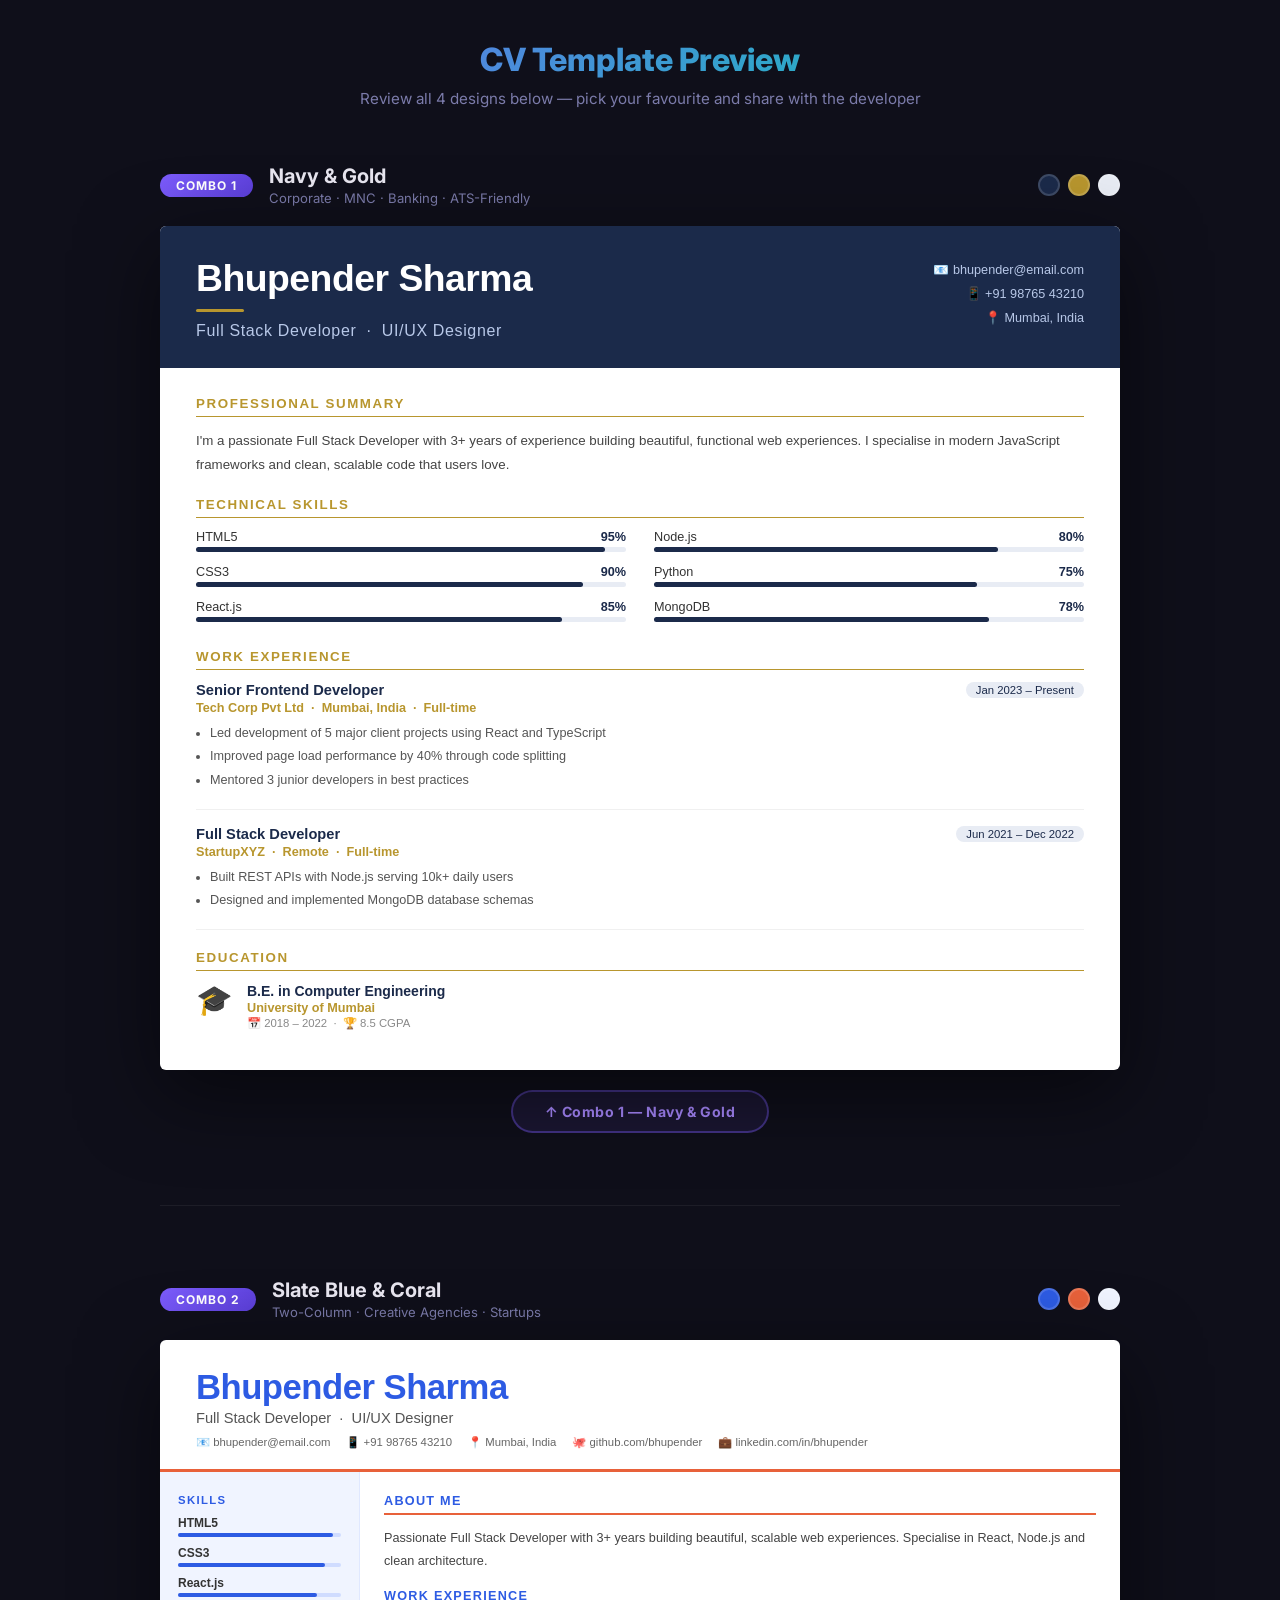
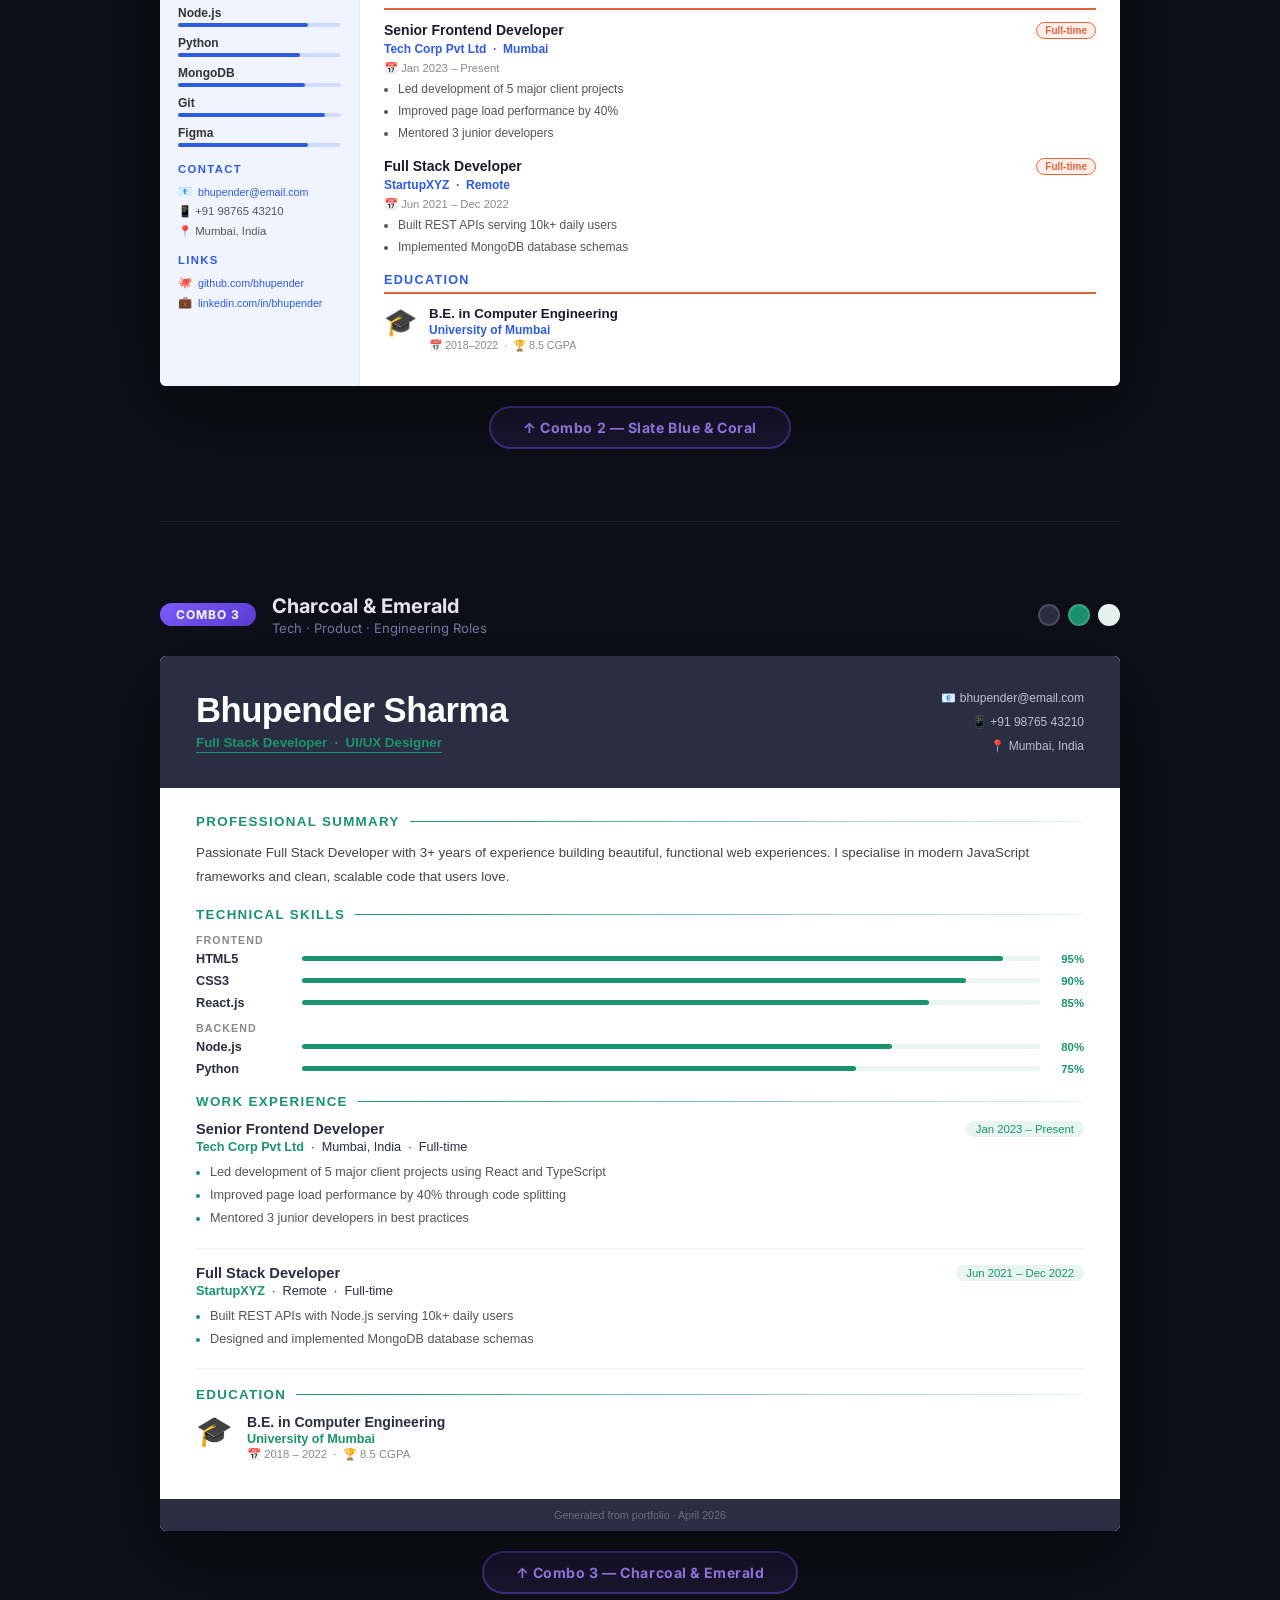
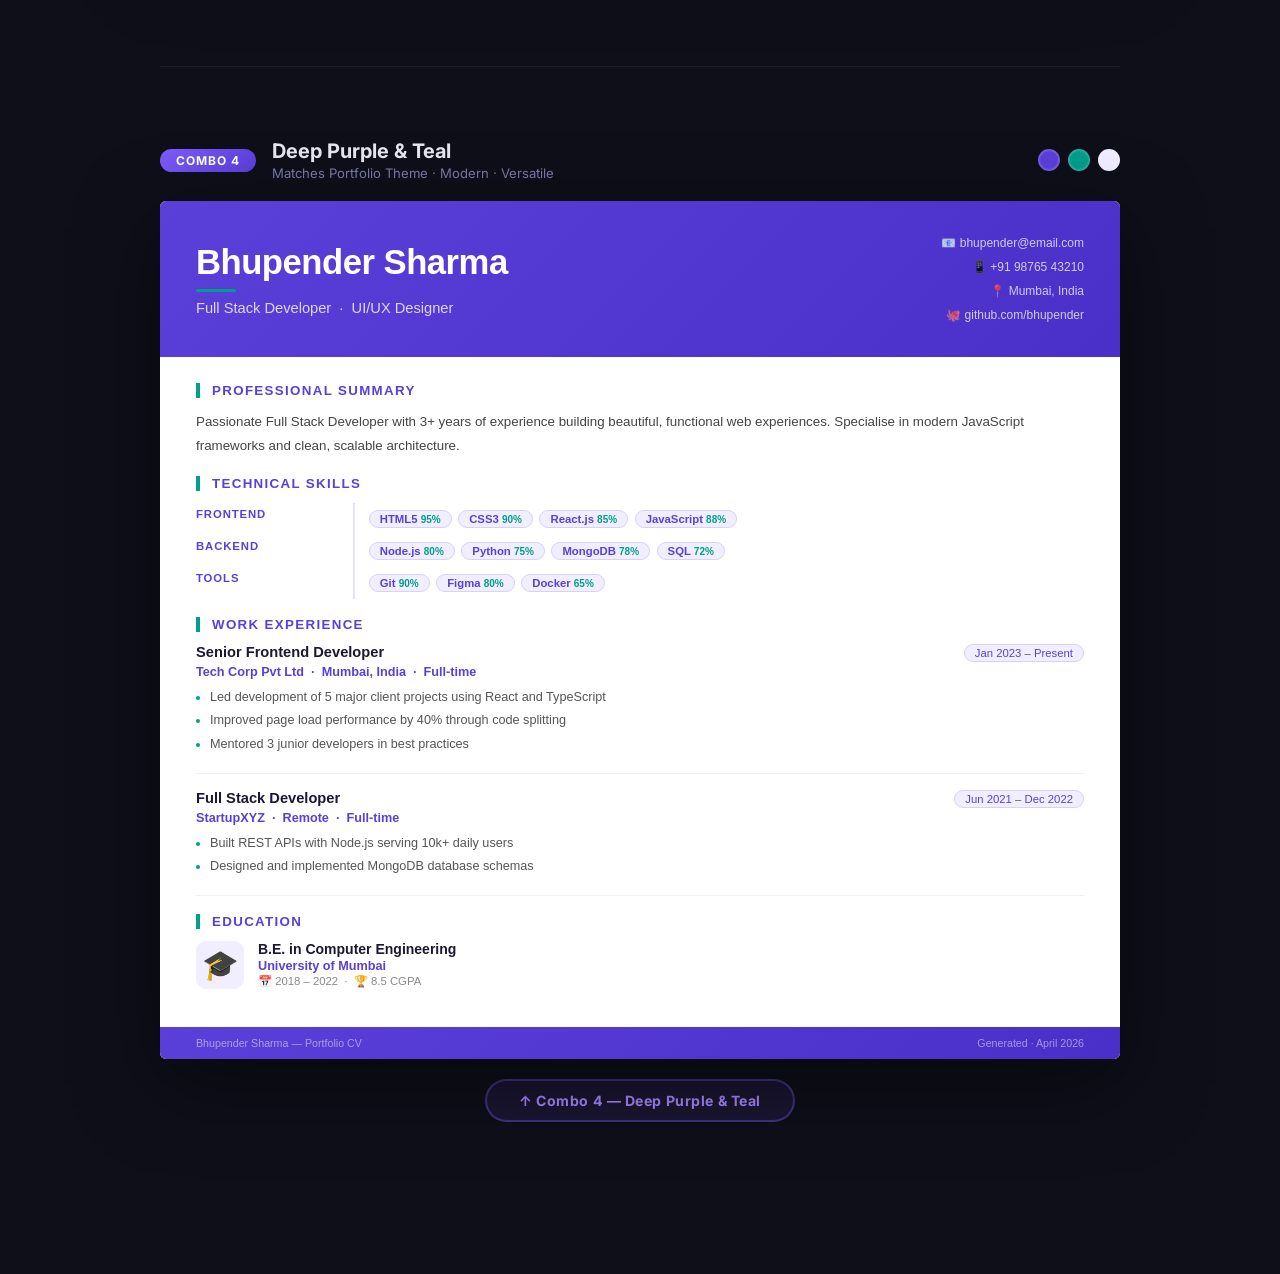
<file: cv-preview.html>
<!DOCTYPE html>
<html lang="en">
<head>
  <meta charset="UTF-8"/>
  <meta name="viewport" content="width=device-width, initial-scale=1.0"/>
  <title>CV Template Preview — Choose Your Design</title>
  <link href="https://fonts.googleapis.com/css2?family=Inter:wght@300;400;500;600;700;800&family=Calibri&display=swap" rel="stylesheet"/>
  <style>
    * { box-sizing: border-box; margin: 0; padding: 0; }
    body {
      font-family: 'Inter', sans-serif;
      background: #0F0F1A;
      color: #E8E6F0;
      padding: 40px 20px 80px;
    }

    /* ── PAGE HEADER ── */
    .page-header {
      text-align: center;
      margin-bottom: 56px;
    }
    .page-header h1 {
      font-size: 2rem;
      font-weight: 800;
      background: linear-gradient(135deg, #7C5CFC, #00D4AA);
      -webkit-background-clip: text;
      -webkit-text-fill-color: transparent;
      background-clip: text;
      margin-bottom: 10px;
    }
    .page-header p { color: #7B7BAA; font-size: 0.95rem; }

    /* ── COMBO WRAPPER ── */
    .combo-section {
      max-width: 960px;
      margin: 0 auto 72px;
    }
    .combo-label {
      display: flex;
      align-items: center;
      gap: 16px;
      margin-bottom: 20px;
    }
    .combo-tag {
      background: linear-gradient(135deg, #7C5CFC, #5B3FD9);
      color: white;
      font-size: 0.75rem;
      font-weight: 700;
      padding: 4px 16px;
      border-radius: 50px;
      letter-spacing: 0.08em;
      text-transform: uppercase;
    }
    .combo-title {
      font-size: 1.25rem;
      font-weight: 700;
      color: #E8E6F0;
    }
    .combo-subtitle { font-size: 0.82rem; color: #7B7BAA; margin-top: 2px; }
    .combo-colors {
      display: flex;
      gap: 8px;
      margin-left: auto;
      align-items: center;
    }
    .color-dot {
      width: 22px; height: 22px;
      border-radius: 50%;
      border: 2px solid rgba(255,255,255,0.15);
      display: inline-block;
      title: attr(title);
    }

    /* ── CV PAPER ── */
    .cv-paper {
      background: #FFFFFF;
      border-radius: 6px;
      overflow: hidden;
      box-shadow: 0 24px 80px rgba(0,0,0,0.5);
      font-family: 'Calibri', 'Segoe UI', Arial, sans-serif;
      color: #2C2C2C;
      position: relative;
    }


    /* ══════════════════════════════════════
       COMBO 1 — Navy & Gold
    ══════════════════════════════════════ */
    .c1-header {
      background: #1B2A4A;
      padding: 32px 36px 28px;
      color: white;
    }
    .c1-header-top {
      display: flex;
      justify-content: space-between;
      align-items: flex-start;
    }
    .c1-name {
      font-size: 28pt;
      font-weight: 700;
      color: #FFFFFF;
      letter-spacing: -0.5px;
      line-height: 1.1;
    }
    .c1-title {
      font-size: 12pt;
      color: #B8C8E8;
      margin-top: 5px;
      font-weight: 400;
      letter-spacing: 0.04em;
    }
    .c1-gold-line {
      width: 48px; height: 3px;
      background: #B8962E;
      margin: 10px 0;
      border-radius: 2px;
    }
    .c1-contact {
      text-align: right;
      font-size: 9.5pt;
      color: #B8C8E8;
      line-height: 1.9;
    }
    .c1-body { padding: 28px 36px; }
    .c1-section-title {
      font-size: 10pt;
      font-weight: 700;
      text-transform: uppercase;
      letter-spacing: 0.12em;
      color: #B8962E;
      border-bottom: 1.5px solid #B8962E;
      padding-bottom: 5px;
      margin: 20px 0 12px;
    }
    .c1-section-title:first-child { margin-top: 0; }
    .c1-bio { font-size: 10pt; color: #444; line-height: 1.8; }
    .c1-skill-row { margin-bottom: 7px; }
    .c1-skill-meta {
      display: flex;
      justify-content: space-between;
      font-size: 9.5pt;
      margin-bottom: 3px;
      color: #333;
    }
    .c1-skill-pct { color: #1B2A4A; font-weight: 600; }
    .c1-bar { height: 5px; background: #E8ECF4; border-radius: 3px; }
    .c1-bar-fill { height: 100%; background: #1B2A4A; border-radius: 3px; }
    .c1-exp-item { margin-bottom: 16px; padding-bottom: 16px; border-bottom: 1px solid #F0F0F0; }
    .c1-exp-item:last-child { border-bottom: none; margin-bottom: 0; }
    .c1-exp-header { display: flex; justify-content: space-between; align-items: flex-start; }
    .c1-role { font-size: 11pt; font-weight: 700; color: #1B2A4A; }
    .c1-duration {
      font-size: 8.5pt; color: #1B2A4A;
      background: #E8ECF4;
      padding: 2px 10px;
      border-radius: 20px;
      white-space: nowrap;
    }
    .c1-company { font-size: 9.5pt; color: #B8962E; font-weight: 600; margin: 3px 0 8px; }
    .c1-bullets { padding-left: 14px; }
    .c1-bullets li { font-size: 9.5pt; color: #555; margin-bottom: 3px; line-height: 1.6; }
    .c1-edu-item { display: flex; gap: 14px; margin-bottom: 12px; align-items: flex-start; }
    .c1-edu-icon { font-size: 22pt; }
    .c1-edu-degree { font-size: 10.5pt; font-weight: 700; color: #1B2A4A; }
    .c1-edu-inst { font-size: 9.5pt; color: #B8962E; font-weight: 600; margin: 2px 0; }
    .c1-edu-meta { font-size: 8.5pt; color: #888; }


    /* ══════════════════════════════════════
       COMBO 2 — Slate Blue & Coral (Two-Column)
    ══════════════════════════════════════ */
    .c2-header { padding: 28px 36px 20px; border-bottom: 3px solid #E8613A; }
    .c2-header-row { display: flex; justify-content: space-between; align-items: flex-end; }
    .c2-name { font-size: 26pt; font-weight: 800; color: #2D5BE3; letter-spacing: -0.5px; }
    .c2-title { font-size: 11pt; color: #555; margin-top: 3px; }
    .c2-contact-row {
      display: flex; gap: 16px; flex-wrap: wrap;
      font-size: 8.5pt; color: #666;
      margin-top: 10px;
    }
    .c2-contact-row span { display: flex; align-items: center; gap: 4px; }
    .c2-layout { display: flex; min-height: 400px; }
    .c2-sidebar {
      width: 200px;
      flex-shrink: 0;
      background: #F0F4FF;
      padding: 22px 18px;
      border-right: 1px solid #E0E8FF;
    }
    .c2-main { flex: 1; padding: 22px 24px; }
    .c2-sidebar-title {
      font-size: 8.5pt;
      font-weight: 800;
      text-transform: uppercase;
      letter-spacing: 0.12em;
      color: #2D5BE3;
      margin: 16px 0 10px;
    }
    .c2-sidebar-title:first-child { margin-top: 0; }
    .c2-skill-item { margin-bottom: 9px; }
    .c2-skill-name { font-size: 9pt; font-weight: 600; color: #333; margin-bottom: 3px; }
    .c2-skill-track { height: 4px; background: #D0DCFF; border-radius: 2px; }
    .c2-skill-fill { height: 100%; background: #2D5BE3; border-radius: 2px; }
    .c2-contact-item { font-size: 8.5pt; color: #555; margin-bottom: 7px; display: flex; align-items: center; gap: 6px; }
    .c2-contact-link { color: #2D5BE3; font-size: 8pt; word-break: break-all; }
    .c2-section-title {
      font-size: 9.5pt;
      font-weight: 800;
      text-transform: uppercase;
      letter-spacing: 0.1em;
      color: #2D5BE3;
      border-bottom: 2px solid #E8613A;
      padding-bottom: 5px;
      margin: 16px 0 12px;
    }
    .c2-section-title:first-child { margin-top: 0; }
    .c2-bio { font-size: 9.5pt; color: #444; line-height: 1.8; }
    .c2-exp-item { margin-bottom: 14px; }
    .c2-exp-top { display: flex; justify-content: space-between; align-items: flex-start; }
    .c2-role { font-size: 10.5pt; font-weight: 700; color: #1A1A2E; }
    .c2-badge {
      font-size: 7.5pt; font-weight: 700;
      background: #FFF0EB; color: #E8613A;
      border: 1px solid #E8613A;
      padding: 2px 8px; border-radius: 20px;
    }
    .c2-company { font-size: 9pt; color: #2D5BE3; font-weight: 600; margin: 3px 0 6px; }
    .c2-duration-sm { font-size: 8.5pt; color: #888; }
    .c2-bullets { padding-left: 14px; margin-top: 5px; }
    .c2-bullets li { font-size: 9pt; color: #555; margin-bottom: 3px; line-height: 1.6; }
    .c2-edu-item { display: flex; gap: 12px; margin-bottom: 12px; }
    .c2-edu-icon { font-size: 20pt; }
    .c2-edu-degree { font-size: 10pt; font-weight: 700; color: #1A1A2E; }
    .c2-edu-inst { font-size: 9pt; color: #2D5BE3; font-weight: 600; margin: 2px 0; }
    .c2-edu-meta { font-size: 8pt; color: #888; }


    /* ══════════════════════════════════════
       COMBO 3 — Charcoal & Emerald
    ══════════════════════════════════════ */
    .c3-header {
      background: #2B2D42;
      padding: 30px 36px;
      color: white;
    }
    .c3-header-inner { display: flex; justify-content: space-between; align-items: center; }
    .c3-name { font-size: 26pt; font-weight: 800; color: #FFFFFF; letter-spacing: -0.5px; }
    .c3-title {
      display: inline-block;
      font-size: 10pt;
      color: #1A936F;
      font-weight: 600;
      margin-top: 5px;
      border-bottom: 1.5px solid #1A936F;
      padding-bottom: 2px;
    }
    .c3-contact { text-align: right; font-size: 9pt; color: #B8C0D8; line-height: 2; }
    .c3-body { padding: 26px 36px; }
    .c3-section-line {
      display: flex;
      align-items: center;
      gap: 10px;
      margin: 18px 0 12px;
      font-size: 10pt;
      font-weight: 800;
      text-transform: uppercase;
      letter-spacing: 0.1em;
      color: #1A936F;
    }
    .c3-section-line:first-child { margin-top: 0; }
    .c3-section-line::after {
      content: '';
      flex: 1;
      height: 1.5px;
      background: linear-gradient(90deg, #1A936F, #E8F5F1);
      border-radius: 1px;
    }
    .c3-bio { font-size: 10pt; color: #444; line-height: 1.8; }
    .c3-skill-row {
      display: flex;
      align-items: center;
      gap: 10px;
      margin-bottom: 8px;
    }
    .c3-skill-name { font-size: 9.5pt; font-weight: 600; color: #2B2D42; width: 96px; flex-shrink: 0; }
    .c3-bar { flex: 1; height: 5px; background: #E8F5F1; border-radius: 3px; }
    .c3-bar-fill { height: 100%; background: #1A936F; border-radius: 3px; }
    .c3-pct { font-size: 8.5pt; color: #1A936F; font-weight: 700; width: 34px; text-align: right; }
    .c3-cat-label { font-size: 8pt; font-weight: 700; text-transform: uppercase; letter-spacing: 0.1em; color: #888; margin: 12px 0 6px; }
    .c3-exp-item { margin-bottom: 16px; padding-bottom: 16px; border-bottom: 1px solid #F0F0F0; }
    .c3-exp-item:last-child { border-bottom: none; margin-bottom: 0; }
    .c3-exp-header { display: flex; justify-content: space-between; align-items: flex-start; }
    .c3-role { font-size: 11pt; font-weight: 700; color: #2B2D42; }
    .c3-duration {
      font-size: 8.5pt; color: #1A936F;
      background: #E8F5F1;
      padding: 2px 10px;
      border-radius: 20px;
    }
    .c3-company { font-size: 9.5pt; color: #2B2D42; margin: 3px 0 8px; }
    .c3-company span { color: #1A936F; font-weight: 600; }
    .c3-bullets { padding-left: 14px; }
    .c3-bullets li { font-size: 9.5pt; color: #555; margin-bottom: 3px; line-height: 1.6; }
    .c3-bullets li::marker { color: #1A936F; }
    .c3-edu-item { display: flex; gap: 14px; margin-bottom: 12px; align-items: flex-start; }
    .c3-edu-icon { font-size: 22pt; }
    .c3-edu-degree { font-size: 10.5pt; font-weight: 700; color: #2B2D42; }
    .c3-edu-inst { font-size: 9.5pt; color: #1A936F; font-weight: 600; margin: 2px 0; }
    .c3-edu-meta { font-size: 8.5pt; color: #888; }
    .c3-footer {
      background: #2B2D42;
      padding: 10px 36px;
      text-align: center;
      font-size: 8pt;
      color: #6C6C80;
    }


    /* ══════════════════════════════════════
       COMBO 4 — Deep Purple & Teal
    ══════════════════════════════════════ */
    .c4-header {
      background: linear-gradient(135deg, #5B3FD9 0%, #4A2FC8 100%);
      padding: 30px 36px;
      color: white;
    }
    .c4-header-inner { display: flex; justify-content: space-between; align-items: center; }
    .c4-name { font-size: 26pt; font-weight: 800; color: #FFFFFF; letter-spacing: -0.5px; line-height: 1.1; }
    .c4-divider { width: 40px; height: 3px; background: #009E8C; margin: 8px 0; border-radius: 2px; }
    .c4-title { font-size: 11pt; color: rgba(255,255,255,0.8); font-weight: 400; }
    .c4-contact { text-align: right; font-size: 9pt; color: rgba(255,255,255,0.75); line-height: 2; }
    .c4-body { padding: 26px 36px; }
    .c4-section-title {
      font-size: 10pt;
      font-weight: 800;
      text-transform: uppercase;
      letter-spacing: 0.1em;
      color: #5B3FD9;
      padding-left: 12px;
      border-left: 4px solid #009E8C;
      margin: 18px 0 12px;
    }
    .c4-section-title:first-child { margin-top: 0; }
    .c4-bio { font-size: 10pt; color: #444; line-height: 1.8; }
    .c4-skills-table { width: 100%; border-collapse: collapse; }
    .c4-skills-table td { padding: 5px 8px 5px 0; vertical-align: top; }
    .c4-skill-cat {
      font-size: 8.5pt; font-weight: 800;
      text-transform: uppercase;
      letter-spacing: 0.08em;
      color: #5B3FD9;
      white-space: nowrap;
      padding-right: 14px !important;
      border-right: 2px solid #E4E0FF;
      border-bottom: none !important;
    }
    .c4-skill-items { font-size: 9.5pt; color: #333; padding-left: 14px !important; }
    .c4-skill-item-pill {
      display: inline-block;
      background: #F0EEFF;
      border: 1px solid #D8D0FF;
      color: #5B3FD9;
      padding: 2px 10px;
      border-radius: 20px;
      font-size: 8.5pt;
      font-weight: 600;
      margin: 2px 3px 2px 0;
    }
    .c4-skill-pct { font-size: 7.5pt; color: #009E8C; font-weight: 700; }
    .c4-exp-item { margin-bottom: 16px; padding-bottom: 16px; border-bottom: 1px solid #F0EEFF; }
    .c4-exp-item:last-child { border-bottom: none; margin-bottom: 0; }
    .c4-exp-header { display: flex; justify-content: space-between; align-items: flex-start; }
    .c4-role { font-size: 11pt; font-weight: 700; color: #1A1832; }
    .c4-duration {
      font-size: 8.5pt;
      background: #F0EEFF;
      color: #5B3FD9;
      border: 1px solid #D8D0FF;
      padding: 2px 10px;
      border-radius: 20px;
    }
    .c4-company { font-size: 9.5pt; color: #5B3FD9; font-weight: 600; margin: 3px 0 8px; }
    .c4-bullets { padding-left: 14px; }
    .c4-bullets li { font-size: 9.5pt; color: #555; margin-bottom: 3px; line-height: 1.6; }
    .c4-bullets li::marker { color: #009E8C; }
    .c4-edu-item { display: flex; gap: 14px; margin-bottom: 12px; align-items: flex-start; }
    .c4-edu-icon {
      font-size: 22pt;
      background: #F0EEFF;
      width: 48px; height: 48px;
      border-radius: 10px;
      display: flex; align-items: center; justify-content: center;
      flex-shrink: 0;
    }
    .c4-edu-degree { font-size: 10.5pt; font-weight: 700; color: #1A1832; }
    .c4-edu-inst { font-size: 9.5pt; color: #5B3FD9; font-weight: 600; margin: 2px 0; }
    .c4-edu-meta { font-size: 8.5pt; color: #888; }
    .c4-footer {
      background: linear-gradient(135deg, #5B3FD9, #4A2FC8);
      padding: 10px 36px;
      display: flex;
      justify-content: space-between;
      align-items: center;
    }
    .c4-footer span { font-size: 8pt; color: rgba(255,255,255,0.5); }

    /* ── CHOOSE BUTTON ── */
    .choose-bar {
      display: flex;
      justify-content: center;
      margin-top: 20px;
    }
    .choose-btn {
      padding: 11px 32px;
      border-radius: 50px;
      border: 2px solid rgba(124,92,252,0.4);
      background: rgba(124,92,252,0.1);
      color: #A888FF;
      font-size: 0.88rem;
      font-weight: 700;
      cursor: default;
      letter-spacing: 0.04em;
    }

    /* ── DIVIDER ── */
    .combo-divider {
      max-width: 960px;
      margin: 0 auto 72px;
      border: none;
      border-top: 1px solid rgba(255,255,255,0.06);
    }
  </style>
</head>
<body>

<!-- PAGE HEADER -->
<div class="page-header">
  <h1>CV Template Preview</h1>
  <p>Review all 4 designs below — pick your favourite and share with the developer</p>
</div>


<!-- ══════════════════════════════════════════
     COMBO 1 — Navy & Gold
══════════════════════════════════════════ -->
<div class="combo-section">
  <div class="combo-label">
    <span class="combo-tag">Combo 1</span>
    <div>
      <div class="combo-title">Navy &amp; Gold</div>
      <div class="combo-subtitle">Corporate · MNC · Banking · ATS-Friendly</div>
    </div>
    <div class="combo-colors">
      <span class="color-dot" style="background:#1B2A4A" title="Navy #1B2A4A"></span>
      <span class="color-dot" style="background:#B8962E" title="Gold #B8962E"></span>
      <span class="color-dot" style="background:#E8ECF4" title="Light Blue #E8ECF4"></span>
    </div>
  </div>

  <div class="cv-paper">
    <!-- Header -->
    <div class="c1-header">
      <div class="c1-header-top">
        <div>
          <div class="c1-name">Bhupender Sharma</div>
          <div class="c1-gold-line"></div>
          <div class="c1-title">Full Stack Developer &nbsp;·&nbsp; UI/UX Designer</div>
        </div>
        <div class="c1-contact">
          📧 bhupender@email.com<br/>
          📱 +91 98765 43210<br/>
          📍 Mumbai, India
        </div>
      </div>
    </div>

    <div class="c1-body">
      <!-- About -->
      <div class="c1-section-title">Professional Summary</div>
      <p class="c1-bio">I'm a passionate Full Stack Developer with 3+ years of experience building beautiful, functional web experiences. I specialise in modern JavaScript frameworks and clean, scalable code that users love.</p>

      <!-- Skills -->
      <div class="c1-section-title">Technical Skills</div>
      <div style="display:grid;grid-template-columns:1fr 1fr;gap:6px 28px;">
        <div class="c1-skill-row"><div class="c1-skill-meta"><span>HTML5</span><span class="c1-skill-pct">95%</span></div><div class="c1-bar"><div class="c1-bar-fill" style="width:95%"></div></div></div>
        <div class="c1-skill-row"><div class="c1-skill-meta"><span>Node.js</span><span class="c1-skill-pct">80%</span></div><div class="c1-bar"><div class="c1-bar-fill" style="width:80%"></div></div></div>
        <div class="c1-skill-row"><div class="c1-skill-meta"><span>CSS3</span><span class="c1-skill-pct">90%</span></div><div class="c1-bar"><div class="c1-bar-fill" style="width:90%"></div></div></div>
        <div class="c1-skill-row"><div class="c1-skill-meta"><span>Python</span><span class="c1-skill-pct">75%</span></div><div class="c1-bar"><div class="c1-bar-fill" style="width:75%"></div></div></div>
        <div class="c1-skill-row"><div class="c1-skill-meta"><span>React.js</span><span class="c1-skill-pct">85%</span></div><div class="c1-bar"><div class="c1-bar-fill" style="width:85%"></div></div></div>
        <div class="c1-skill-row"><div class="c1-skill-meta"><span>MongoDB</span><span class="c1-skill-pct">78%</span></div><div class="c1-bar"><div class="c1-bar-fill" style="width:78%"></div></div></div>
      </div>

      <!-- Experience -->
      <div class="c1-section-title">Work Experience</div>
      <div class="c1-exp-item">
        <div class="c1-exp-header">
          <div class="c1-role">Senior Frontend Developer</div>
          <div class="c1-duration">Jan 2023 – Present</div>
        </div>
        <div class="c1-company">Tech Corp Pvt Ltd &nbsp;·&nbsp; Mumbai, India &nbsp;·&nbsp; Full-time</div>
        <ul class="c1-bullets">
          <li>Led development of 5 major client projects using React and TypeScript</li>
          <li>Improved page load performance by 40% through code splitting</li>
          <li>Mentored 3 junior developers in best practices</li>
        </ul>
      </div>
      <div class="c1-exp-item">
        <div class="c1-exp-header">
          <div class="c1-role">Full Stack Developer</div>
          <div class="c1-duration">Jun 2021 – Dec 2022</div>
        </div>
        <div class="c1-company">StartupXYZ &nbsp;·&nbsp; Remote &nbsp;·&nbsp; Full-time</div>
        <ul class="c1-bullets">
          <li>Built REST APIs with Node.js serving 10k+ daily users</li>
          <li>Designed and implemented MongoDB database schemas</li>
        </ul>
      </div>

      <!-- Education -->
      <div class="c1-section-title">Education</div>
      <div class="c1-edu-item">
        <div class="c1-edu-icon">🎓</div>
        <div>
          <div class="c1-edu-degree">B.E. in Computer Engineering</div>
          <div class="c1-edu-inst">University of Mumbai</div>
          <div class="c1-edu-meta">📅 2018 – 2022 &nbsp;·&nbsp; 🏆 8.5 CGPA</div>
        </div>
      </div>
    </div>
  </div>
  <div class="choose-bar"><div class="choose-btn">↑ Combo 1 — Navy &amp; Gold</div></div>
</div>

<hr class="combo-divider"/>


<!-- ══════════════════════════════════════════
     COMBO 2 — Slate Blue & Coral (Two-Column)
══════════════════════════════════════════ -->
<div class="combo-section">
  <div class="combo-label">
    <span class="combo-tag">Combo 2</span>
    <div>
      <div class="combo-title">Slate Blue &amp; Coral</div>
      <div class="combo-subtitle">Two-Column · Creative Agencies · Startups</div>
    </div>
    <div class="combo-colors">
      <span class="color-dot" style="background:#2D5BE3" title="Slate Blue #2D5BE3"></span>
      <span class="color-dot" style="background:#E8613A" title="Coral #E8613A"></span>
      <span class="color-dot" style="background:#F0F4FF" title="Light Blue #F0F4FF"></span>
    </div>
  </div>

  <div class="cv-paper">
    <!-- Header -->
    <div class="c2-header">
      <div class="c2-header-row">
        <div>
          <div class="c2-name">Bhupender Sharma</div>
          <div class="c2-title">Full Stack Developer &nbsp;·&nbsp; UI/UX Designer</div>
        </div>
      </div>
      <div class="c2-contact-row">
        <span>📧 bhupender@email.com</span>
        <span>📱 +91 98765 43210</span>
        <span>📍 Mumbai, India</span>
        <span>🐙 github.com/bhupender</span>
        <span>💼 linkedin.com/in/bhupender</span>
      </div>
    </div>

    <!-- Two-column layout -->
    <div class="c2-layout">
      <!-- Sidebar -->
      <div class="c2-sidebar">
        <div class="c2-sidebar-title">Skills</div>
        <div class="c2-skill-item"><div class="c2-skill-name">HTML5</div><div class="c2-skill-track"><div class="c2-skill-fill" style="width:95%"></div></div></div>
        <div class="c2-skill-item"><div class="c2-skill-name">CSS3</div><div class="c2-skill-track"><div class="c2-skill-fill" style="width:90%"></div></div></div>
        <div class="c2-skill-item"><div class="c2-skill-name">React.js</div><div class="c2-skill-track"><div class="c2-skill-fill" style="width:85%"></div></div></div>
        <div class="c2-skill-item"><div class="c2-skill-name">Node.js</div><div class="c2-skill-track"><div class="c2-skill-fill" style="width:80%"></div></div></div>
        <div class="c2-skill-item"><div class="c2-skill-name">Python</div><div class="c2-skill-track"><div class="c2-skill-fill" style="width:75%"></div></div></div>
        <div class="c2-skill-item"><div class="c2-skill-name">MongoDB</div><div class="c2-skill-track"><div class="c2-skill-fill" style="width:78%"></div></div></div>
        <div class="c2-skill-item"><div class="c2-skill-name">Git</div><div class="c2-skill-track"><div class="c2-skill-fill" style="width:90%"></div></div></div>
        <div class="c2-skill-item"><div class="c2-skill-name">Figma</div><div class="c2-skill-track"><div class="c2-skill-fill" style="width:80%"></div></div></div>

        <div class="c2-sidebar-title">Contact</div>
        <div class="c2-contact-item">📧 <span class="c2-contact-link">bhupender@email.com</span></div>
        <div class="c2-contact-item">📱 +91 98765 43210</div>
        <div class="c2-contact-item">📍 Mumbai, India</div>

        <div class="c2-sidebar-title">Links</div>
        <div class="c2-contact-item">🐙 <span class="c2-contact-link">github.com/bhupender</span></div>
        <div class="c2-contact-item">💼 <span class="c2-contact-link">linkedin.com/in/bhupender</span></div>
      </div>

      <!-- Main -->
      <div class="c2-main">
        <div class="c2-section-title">About Me</div>
        <p class="c2-bio">Passionate Full Stack Developer with 3+ years building beautiful, scalable web experiences. Specialise in React, Node.js and clean architecture.</p>

        <div class="c2-section-title">Work Experience</div>
        <div class="c2-exp-item">
          <div class="c2-exp-top">
            <div class="c2-role">Senior Frontend Developer</div>
            <div class="c2-badge">Full-time</div>
          </div>
          <div class="c2-company">Tech Corp Pvt Ltd &nbsp;·&nbsp; Mumbai</div>
          <div class="c2-duration-sm">📅 Jan 2023 – Present</div>
          <ul class="c2-bullets">
            <li>Led development of 5 major client projects</li>
            <li>Improved page load performance by 40%</li>
            <li>Mentored 3 junior developers</li>
          </ul>
        </div>
        <div class="c2-exp-item">
          <div class="c2-exp-top">
            <div class="c2-role">Full Stack Developer</div>
            <div class="c2-badge">Full-time</div>
          </div>
          <div class="c2-company">StartupXYZ &nbsp;·&nbsp; Remote</div>
          <div class="c2-duration-sm">📅 Jun 2021 – Dec 2022</div>
          <ul class="c2-bullets">
            <li>Built REST APIs serving 10k+ daily users</li>
            <li>Implemented MongoDB database schemas</li>
          </ul>
        </div>

        <div class="c2-section-title">Education</div>
        <div class="c2-edu-item">
          <div class="c2-edu-icon">🎓</div>
          <div>
            <div class="c2-edu-degree">B.E. in Computer Engineering</div>
            <div class="c2-edu-inst">University of Mumbai</div>
            <div class="c2-edu-meta">📅 2018–2022 &nbsp;·&nbsp; 🏆 8.5 CGPA</div>
          </div>
        </div>
      </div>
    </div>
  </div>
  <div class="choose-bar"><div class="choose-btn">↑ Combo 2 — Slate Blue &amp; Coral</div></div>
</div>

<hr class="combo-divider"/>


<!-- ══════════════════════════════════════════
     COMBO 3 — Charcoal & Emerald
══════════════════════════════════════════ -->
<div class="combo-section">
  <div class="combo-label">
    <span class="combo-tag">Combo 3</span>
    <div>
      <div class="combo-title">Charcoal &amp; Emerald</div>
      <div class="combo-subtitle">Tech · Product · Engineering Roles</div>
    </div>
    <div class="combo-colors">
      <span class="color-dot" style="background:#2B2D42" title="Charcoal #2B2D42"></span>
      <span class="color-dot" style="background:#1A936F" title="Emerald #1A936F"></span>
      <span class="color-dot" style="background:#E8F5F1" title="Mint BG #E8F5F1"></span>
    </div>
  </div>

  <div class="cv-paper">
    <div class="c3-header">
      <div class="c3-header-inner">
        <div>
          <div class="c3-name">Bhupender Sharma</div>
          <div class="c3-title">Full Stack Developer &nbsp;·&nbsp; UI/UX Designer</div>
        </div>
        <div class="c3-contact">
          📧 bhupender@email.com<br/>
          📱 +91 98765 43210<br/>
          📍 Mumbai, India
        </div>
      </div>
    </div>

    <div class="c3-body">
      <div class="c3-section-line">Professional Summary</div>
      <p class="c3-bio">Passionate Full Stack Developer with 3+ years of experience building beautiful, functional web experiences. I specialise in modern JavaScript frameworks and clean, scalable code that users love.</p>

      <div class="c3-section-line">Technical Skills</div>
      <div class="c3-cat-label">Frontend</div>
      <div class="c3-skill-row"><div class="c3-skill-name">HTML5</div><div class="c3-bar"><div class="c3-bar-fill" style="width:95%"></div></div><div class="c3-pct">95%</div></div>
      <div class="c3-skill-row"><div class="c3-skill-name">CSS3</div><div class="c3-bar"><div class="c3-bar-fill" style="width:90%"></div></div><div class="c3-pct">90%</div></div>
      <div class="c3-skill-row"><div class="c3-skill-name">React.js</div><div class="c3-bar"><div class="c3-bar-fill" style="width:85%"></div></div><div class="c3-pct">85%</div></div>
      <div class="c3-cat-label">Backend</div>
      <div class="c3-skill-row"><div class="c3-skill-name">Node.js</div><div class="c3-bar"><div class="c3-bar-fill" style="width:80%"></div></div><div class="c3-pct">80%</div></div>
      <div class="c3-skill-row"><div class="c3-skill-name">Python</div><div class="c3-bar"><div class="c3-bar-fill" style="width:75%"></div></div><div class="c3-pct">75%</div></div>

      <div class="c3-section-line">Work Experience</div>
      <div class="c3-exp-item">
        <div class="c3-exp-header">
          <div class="c3-role">Senior Frontend Developer</div>
          <div class="c3-duration">Jan 2023 – Present</div>
        </div>
        <div class="c3-company"><span>Tech Corp Pvt Ltd</span> &nbsp;·&nbsp; Mumbai, India &nbsp;·&nbsp; Full-time</div>
        <ul class="c3-bullets">
          <li>Led development of 5 major client projects using React and TypeScript</li>
          <li>Improved page load performance by 40% through code splitting</li>
          <li>Mentored 3 junior developers in best practices</li>
        </ul>
      </div>
      <div class="c3-exp-item">
        <div class="c3-exp-header">
          <div class="c3-role">Full Stack Developer</div>
          <div class="c3-duration">Jun 2021 – Dec 2022</div>
        </div>
        <div class="c3-company"><span>StartupXYZ</span> &nbsp;·&nbsp; Remote &nbsp;·&nbsp; Full-time</div>
        <ul class="c3-bullets">
          <li>Built REST APIs with Node.js serving 10k+ daily users</li>
          <li>Designed and implemented MongoDB database schemas</li>
        </ul>
      </div>

      <div class="c3-section-line">Education</div>
      <div class="c3-edu-item">
        <div class="c3-edu-icon">🎓</div>
        <div>
          <div class="c3-edu-degree">B.E. in Computer Engineering</div>
          <div class="c3-edu-inst">University of Mumbai</div>
          <div class="c3-edu-meta">📅 2018 – 2022 &nbsp;·&nbsp; 🏆 8.5 CGPA</div>
        </div>
      </div>
    </div>
    <div class="c3-footer">Generated from portfolio · April 2026</div>
  </div>
  <div class="choose-bar"><div class="choose-btn">↑ Combo 3 — Charcoal &amp; Emerald</div></div>
</div>

<hr class="combo-divider"/>


<!-- ══════════════════════════════════════════
     COMBO 4 — Deep Purple & Teal
══════════════════════════════════════════ -->
<div class="combo-section">
  <div class="combo-label">
    <span class="combo-tag">Combo 4</span>
    <div>
      <div class="combo-title">Deep Purple &amp; Teal</div>
      <div class="combo-subtitle">Matches Portfolio Theme · Modern · Versatile</div>
    </div>
    <div class="combo-colors">
      <span class="color-dot" style="background:#5B3FD9" title="Deep Purple #5B3FD9"></span>
      <span class="color-dot" style="background:#009E8C" title="Teal #009E8C"></span>
      <span class="color-dot" style="background:#F0EEFF" title="Lavender #F0EEFF"></span>
    </div>
  </div>

  <div class="cv-paper">
    <div class="c4-header">
      <div class="c4-header-inner">
        <div>
          <div class="c4-name">Bhupender Sharma</div>
          <div class="c4-divider"></div>
          <div class="c4-title">Full Stack Developer &nbsp;·&nbsp; UI/UX Designer</div>
        </div>
        <div class="c4-contact">
          📧 bhupender@email.com<br/>
          📱 +91 98765 43210<br/>
          📍 Mumbai, India<br/>
          🐙 github.com/bhupender
        </div>
      </div>
    </div>

    <div class="c4-body">
      <div class="c4-section-title">Professional Summary</div>
      <p class="c4-bio">Passionate Full Stack Developer with 3+ years of experience building beautiful, functional web experiences. Specialise in modern JavaScript frameworks and clean, scalable architecture.</p>

      <div class="c4-section-title">Technical Skills</div>
      <table class="c4-skills-table">
        <tr>
          <td class="c4-skill-cat">Frontend</td>
          <td class="c4-skill-items">
            <span class="c4-skill-item-pill">HTML5 <span class="c4-skill-pct">95%</span></span>
            <span class="c4-skill-item-pill">CSS3 <span class="c4-skill-pct">90%</span></span>
            <span class="c4-skill-item-pill">React.js <span class="c4-skill-pct">85%</span></span>
            <span class="c4-skill-item-pill">JavaScript <span class="c4-skill-pct">88%</span></span>
          </td>
        </tr>
        <tr>
          <td class="c4-skill-cat">Backend</td>
          <td class="c4-skill-items">
            <span class="c4-skill-item-pill">Node.js <span class="c4-skill-pct">80%</span></span>
            <span class="c4-skill-item-pill">Python <span class="c4-skill-pct">75%</span></span>
            <span class="c4-skill-item-pill">MongoDB <span class="c4-skill-pct">78%</span></span>
            <span class="c4-skill-item-pill">SQL <span class="c4-skill-pct">72%</span></span>
          </td>
        </tr>
        <tr>
          <td class="c4-skill-cat">Tools</td>
          <td class="c4-skill-items">
            <span class="c4-skill-item-pill">Git <span class="c4-skill-pct">90%</span></span>
            <span class="c4-skill-item-pill">Figma <span class="c4-skill-pct">80%</span></span>
            <span class="c4-skill-item-pill">Docker <span class="c4-skill-pct">65%</span></span>
          </td>
        </tr>
      </table>

      <div class="c4-section-title">Work Experience</div>
      <div class="c4-exp-item">
        <div class="c4-exp-header">
          <div class="c4-role">Senior Frontend Developer</div>
          <div class="c4-duration">Jan 2023 – Present</div>
        </div>
        <div class="c4-company">Tech Corp Pvt Ltd &nbsp;·&nbsp; Mumbai, India &nbsp;·&nbsp; Full-time</div>
        <ul class="c4-bullets">
          <li>Led development of 5 major client projects using React and TypeScript</li>
          <li>Improved page load performance by 40% through code splitting</li>
          <li>Mentored 3 junior developers in best practices</li>
        </ul>
      </div>
      <div class="c4-exp-item">
        <div class="c4-exp-header">
          <div class="c4-role">Full Stack Developer</div>
          <div class="c4-duration">Jun 2021 – Dec 2022</div>
        </div>
        <div class="c4-company">StartupXYZ &nbsp;·&nbsp; Remote &nbsp;·&nbsp; Full-time</div>
        <ul class="c4-bullets">
          <li>Built REST APIs with Node.js serving 10k+ daily users</li>
          <li>Designed and implemented MongoDB database schemas</li>
        </ul>
      </div>

      <div class="c4-section-title">Education</div>
      <div class="c4-edu-item">
        <div class="c4-edu-icon">🎓</div>
        <div>
          <div class="c4-edu-degree">B.E. in Computer Engineering</div>
          <div class="c4-edu-inst">University of Mumbai</div>
          <div class="c4-edu-meta">📅 2018 – 2022 &nbsp;·&nbsp; 🏆 8.5 CGPA</div>
        </div>
      </div>
    </div>

    <div class="c4-footer">
      <span>Bhupender Sharma — Portfolio CV</span>
      <span>Generated · April 2026</span>
    </div>
  </div>
  <div class="choose-bar"><div class="choose-btn">↑ Combo 4 — Deep Purple &amp; Teal</div></div>
</div>

</body>
</html>
</file>
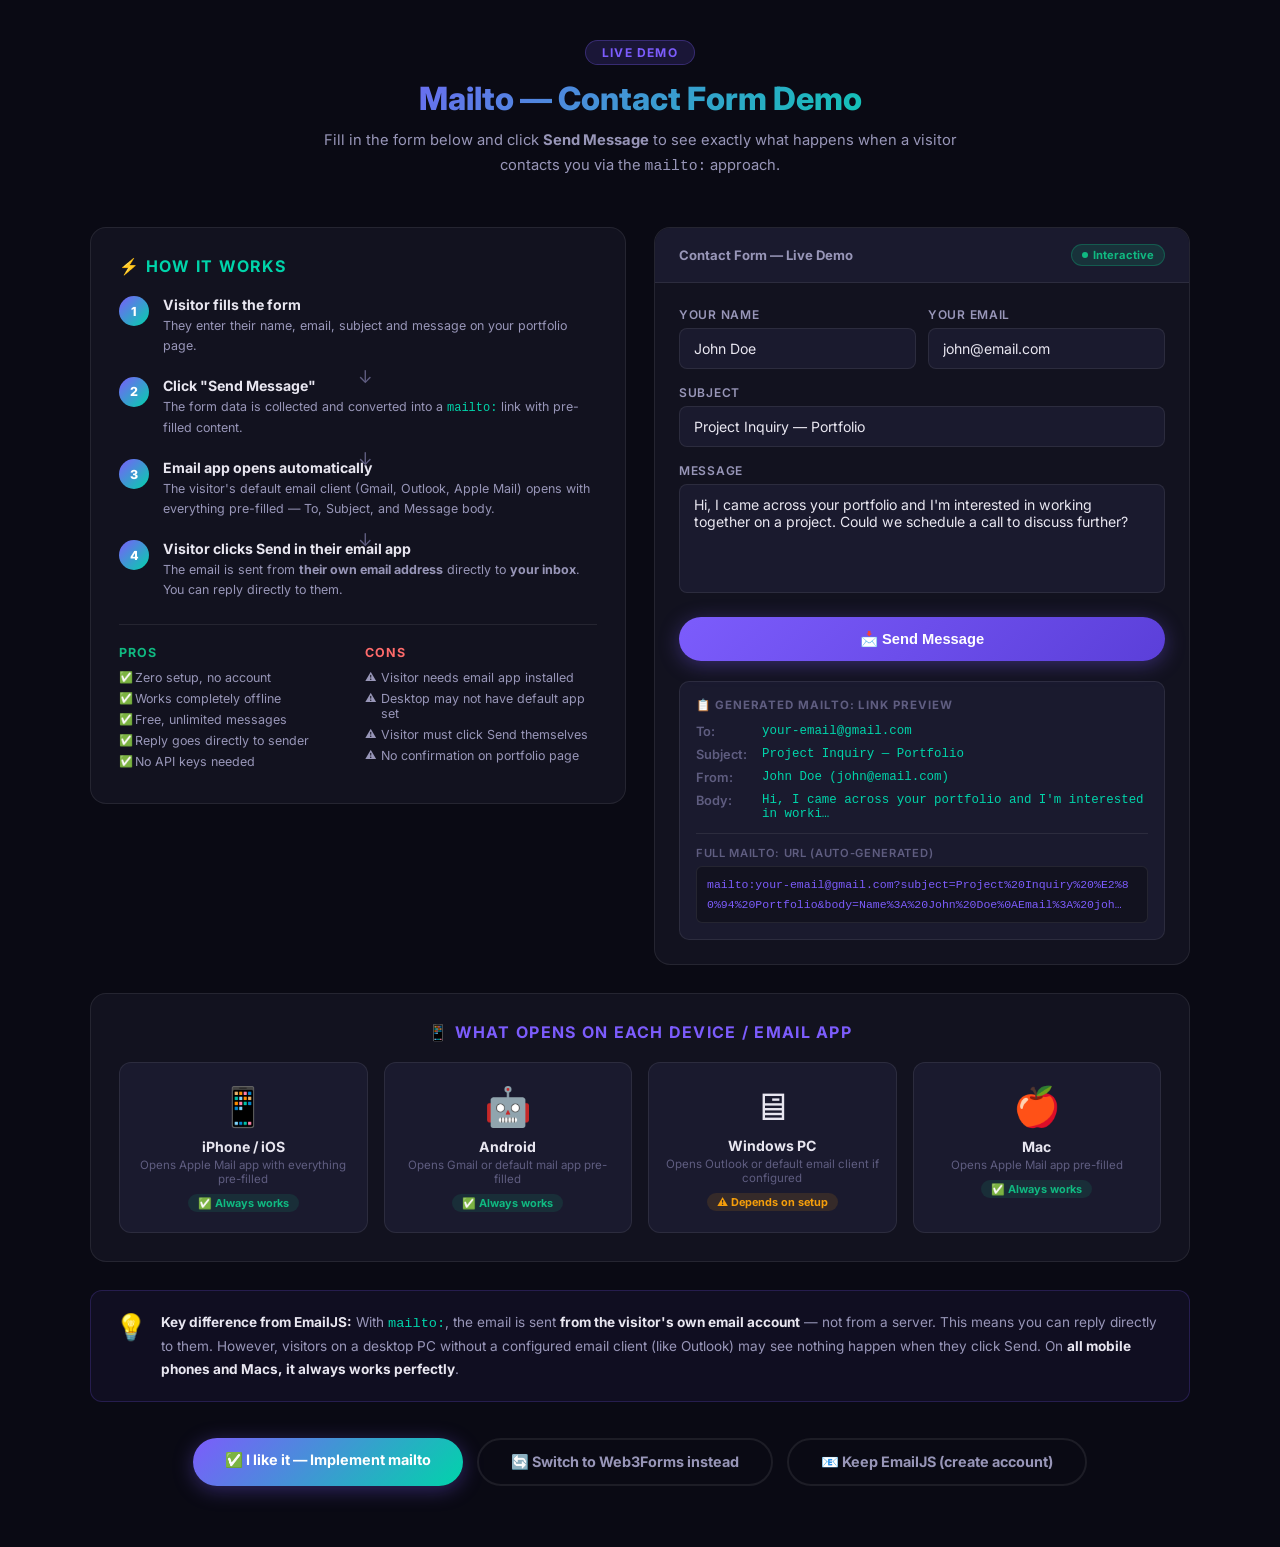
<file: mailto-demo.html>
<!DOCTYPE html>
<html lang="en">
<head>
  <meta charset="UTF-8"/>
  <meta name="viewport" content="width=device-width, initial-scale=1.0"/>
  <title>Mailto Demo — Contact Form Preview</title>
  <link href="https://fonts.googleapis.com/css2?family=Inter:wght@400;500;600;700;800&display=swap" rel="stylesheet"/>
  <style>
    :root {
      --primary: #7C5CFC;
      --accent:  #00D4AA;
      --bg:      #0A0A14;
      --bg2:     #12121F;
      --bg3:     #1A1A2E;
      --border:  rgba(255,255,255,0.08);
      --text:    #E8E6F0;
      --text2:   #9896B8;
      --text3:   #5F5D80;
      --success: #10B981;
      --warning: #F59E0B;
    }

    * { box-sizing: border-box; margin: 0; padding: 0; }
    body {
      font-family: 'Inter', sans-serif;
      background: var(--bg);
      color: var(--text);
      min-height: 100vh;
      padding: 40px 20px 60px;
    }

    /* ── PAGE HEADER ── */
    .page-header {
      text-align: center;
      max-width: 640px;
      margin: 0 auto 48px;
    }
    .demo-tag {
      display: inline-block;
      background: rgba(124,92,252,0.15);
      border: 1px solid rgba(124,92,252,0.3);
      color: var(--primary);
      font-size: 0.75rem;
      font-weight: 700;
      padding: 4px 16px;
      border-radius: 50px;
      letter-spacing: 0.1em;
      text-transform: uppercase;
      margin-bottom: 14px;
    }
    .page-header h1 {
      font-size: 2rem;
      font-weight: 800;
      background: linear-gradient(135deg, #7C5CFC, #00D4AA);
      -webkit-background-clip: text;
      -webkit-text-fill-color: transparent;
      background-clip: text;
      margin-bottom: 10px;
    }
    .page-header p { color: var(--text2); font-size: 0.92rem; line-height: 1.7; }

    /* ── DEMO LAYOUT ── */
    .demo-layout {
      max-width: 1100px;
      margin: 0 auto;
      display: grid;
      grid-template-columns: 1fr 1fr;
      gap: 28px;
      align-items: start;
    }

    /* ── WHAT HAPPENS PANEL ── */
    .how-it-works {
      background: var(--bg2);
      border: 1px solid var(--border);
      border-radius: 16px;
      padding: 28px;
    }
    .how-it-works h2 {
      font-size: 1rem;
      font-weight: 700;
      color: var(--accent);
      text-transform: uppercase;
      letter-spacing: 0.08em;
      margin-bottom: 20px;
    }
    .flow-step {
      display: flex;
      gap: 14px;
      margin-bottom: 20px;
      align-items: flex-start;
    }
    .flow-step:last-child { margin-bottom: 0; }
    .step-num {
      width: 30px; height: 30px;
      border-radius: 50%;
      background: linear-gradient(135deg, var(--primary), var(--accent));
      color: white;
      font-size: 0.78rem;
      font-weight: 800;
      display: flex; align-items: center; justify-content: center;
      flex-shrink: 0;
    }
    .step-body { flex: 1; }
    .step-title { font-size: 0.88rem; font-weight: 700; color: var(--text); margin-bottom: 3px; }
    .step-desc  { font-size: 0.78rem; color: var(--text2); line-height: 1.6; }
    .step-arrow {
      text-align: center;
      color: var(--text3);
      font-size: 1.1rem;
      margin: -10px 0 -10px 14px;
    }

    .pros-cons {
      margin-top: 24px;
      padding-top: 20px;
      border-top: 1px solid var(--border);
      display: grid;
      grid-template-columns: 1fr 1fr;
      gap: 14px;
    }
    .pros-cons h4 {
      font-size: 0.78rem;
      font-weight: 700;
      text-transform: uppercase;
      letter-spacing: 0.08em;
      margin-bottom: 10px;
    }
    .pros h4 { color: var(--success); }
    .cons h4 { color: #FF6B6B; }
    .pros-cons li {
      font-size: 0.78rem;
      color: var(--text2);
      margin-bottom: 6px;
      padding-left: 16px;
      position: relative;
      list-style: none;
    }
    .pros li::before { content: '✅'; position: absolute; left: 0; font-size: 0.7rem; }
    .cons li::before { content: '⚠️'; position: absolute; left: 0; font-size: 0.7rem; }

    /* ── DEMO FORM PANEL ── */
    .demo-form-wrap {
      background: var(--bg2);
      border: 1px solid var(--border);
      border-radius: 16px;
      overflow: hidden;
    }
    .demo-form-header {
      background: var(--bg3);
      padding: 16px 24px;
      border-bottom: 1px solid var(--border);
      display: flex;
      align-items: center;
      justify-content: space-between;
    }
    .demo-form-header span {
      font-size: 0.82rem;
      font-weight: 700;
      color: var(--text2);
    }
    .live-badge {
      background: rgba(16,185,129,0.15);
      border: 1px solid rgba(16,185,129,0.3);
      color: var(--success);
      font-size: 0.7rem;
      font-weight: 700;
      padding: 3px 10px;
      border-radius: 50px;
      display: flex;
      align-items: center;
      gap: 5px;
    }
    .live-dot {
      width: 6px; height: 6px;
      border-radius: 50%;
      background: var(--success);
      animation: pulse 1.5s infinite;
    }
    @keyframes pulse {
      0%,100% { opacity: 1; }
      50%      { opacity: 0.4; }
    }
    .demo-form-body { padding: 24px; }
    .form-row { margin-bottom: 16px; }
    .form-row label {
      display: block;
      font-size: 0.75rem;
      font-weight: 600;
      color: var(--text2);
      text-transform: uppercase;
      letter-spacing: 0.06em;
      margin-bottom: 6px;
    }
    .form-row input,
    .form-row textarea {
      width: 100%;
      background: var(--bg3);
      border: 1px solid var(--border);
      border-radius: 8px;
      padding: 11px 14px;
      color: var(--text);
      font-size: 0.88rem;
      font-family: 'Inter', sans-serif;
      outline: none;
      transition: border-color 0.2s;
      resize: none;
    }
    .form-row input:focus,
    .form-row textarea:focus {
      border-color: var(--primary);
      box-shadow: 0 0 0 3px rgba(124,92,252,0.12);
    }
    .form-row-half {
      display: grid;
      grid-template-columns: 1fr 1fr;
      gap: 12px;
    }
    .send-btn {
      width: 100%;
      padding: 13px;
      background: linear-gradient(135deg, var(--primary), #5B3FD9);
      color: white;
      border: none;
      border-radius: 50px;
      font-size: 0.92rem;
      font-weight: 700;
      cursor: pointer;
      transition: all 0.25s;
      margin-top: 4px;
      box-shadow: 0 4px 20px rgba(124,92,252,0.35);
    }
    .send-btn:hover { transform: translateY(-2px); filter: brightness(1.1); }
    .send-btn:active { transform: translateY(0); }

    /* ── MAILTO PREVIEW BOX ── */
    .mailto-preview {
      margin-top: 20px;
      background: var(--bg3);
      border: 1px solid var(--border);
      border-radius: 10px;
      padding: 16px;
    }
    .mailto-preview-title {
      font-size: 0.72rem;
      font-weight: 700;
      text-transform: uppercase;
      letter-spacing: 0.08em;
      color: var(--text3);
      margin-bottom: 12px;
    }
    .mailto-field {
      display: flex;
      gap: 10px;
      margin-bottom: 8px;
      font-size: 0.8rem;
    }
    .mailto-label {
      color: var(--text3);
      font-weight: 600;
      width: 56px;
      flex-shrink: 0;
    }
    .mailto-value {
      color: var(--accent);
      font-family: monospace;
      font-size: 0.78rem;
      word-break: break-all;
    }
    .mailto-url {
      margin-top: 12px;
      padding-top: 12px;
      border-top: 1px solid var(--border);
    }
    .mailto-url-label {
      font-size: 0.7rem;
      color: var(--text3);
      font-weight: 600;
      text-transform: uppercase;
      letter-spacing: 0.06em;
      margin-bottom: 6px;
    }
    .mailto-url-value {
      font-size: 0.72rem;
      color: var(--primary);
      font-family: monospace;
      word-break: break-all;
      line-height: 1.7;
      background: var(--bg2);
      padding: 8px 10px;
      border-radius: 6px;
      border: 1px solid var(--border);
    }

    /* ── WHAT OPENS PANEL ── */
    .what-opens {
      grid-column: 1 / -1;
      background: var(--bg2);
      border: 1px solid var(--border);
      border-radius: 16px;
      padding: 28px;
    }
    .what-opens h2 {
      font-size: 1rem;
      font-weight: 700;
      color: var(--primary);
      text-transform: uppercase;
      letter-spacing: 0.08em;
      margin-bottom: 20px;
      text-align: center;
    }
    .email-clients {
      display: grid;
      grid-template-columns: repeat(4, 1fr);
      gap: 16px;
    }
    .client-card {
      background: var(--bg3);
      border: 1px solid var(--border);
      border-radius: 12px;
      padding: 20px 16px;
      text-align: center;
      transition: all 0.2s;
    }
    .client-card:hover { border-color: var(--primary); transform: translateY(-3px); }
    .client-icon { font-size: 2.4rem; margin-bottom: 8px; }
    .client-name { font-size: 0.88rem; font-weight: 700; color: var(--text); margin-bottom: 3px; }
    .client-desc { font-size: 0.72rem; color: var(--text3); }
    .client-works {
      display: inline-block;
      margin-top: 8px;
      font-size: 0.68rem;
      font-weight: 700;
      padding: 2px 10px;
      border-radius: 50px;
    }
    .works-yes { background: rgba(16,185,129,0.12); color: var(--success); }
    .works-maybe { background: rgba(245,158,11,0.12); color: var(--warning); }

    /* ── COMPARISON NOTE ── */
    .note-box {
      grid-column: 1 / -1;
      background: rgba(124,92,252,0.06);
      border: 1px solid rgba(124,92,252,0.2);
      border-radius: 12px;
      padding: 20px 24px;
      display: flex;
      align-items: flex-start;
      gap: 14px;
    }
    .note-icon { font-size: 1.6rem; flex-shrink: 0; }
    .note-text { font-size: 0.85rem; color: var(--text2); line-height: 1.7; }
    .note-text strong { color: var(--text); }

    /* ── DECISION BUTTONS ── */
    .decision-bar {
      grid-column: 1 / -1;
      display: flex;
      gap: 14px;
      justify-content: center;
      margin-top: 8px;
      flex-wrap: wrap;
    }
    .decision-btn {
      padding: 13px 32px;
      border-radius: 50px;
      font-size: 0.9rem;
      font-weight: 700;
      cursor: default;
      border: none;
      transition: all 0.2s;
    }
    .decision-primary {
      background: linear-gradient(135deg, var(--primary), var(--accent));
      color: white;
      box-shadow: 0 4px 20px rgba(124,92,252,0.35);
    }
    .decision-secondary {
      background: transparent;
      color: var(--text2);
      border: 2px solid var(--border);
    }

    @media (max-width: 768px) {
      .demo-layout { grid-template-columns: 1fr; }
      .what-opens  { grid-column: 1; }
      .note-box    { grid-column: 1; }
      .decision-bar{ grid-column: 1; }
      .email-clients { grid-template-columns: repeat(2,1fr); }
      .pros-cons { grid-template-columns: 1fr; }
    }
  </style>
</head>
<body>

<!-- PAGE HEADER -->
<div class="page-header">
  <div class="demo-tag">Live Demo</div>
  <h1>Mailto — Contact Form Demo</h1>
  <p>Fill in the form below and click <strong>Send Message</strong> to see exactly what happens when a visitor contacts you via the <code>mailto:</code> approach.</p>
</div>

<div class="demo-layout">

  <!-- ── HOW IT WORKS ── -->
  <div class="how-it-works">
    <h2>⚡ How It Works</h2>

    <div class="flow-step">
      <div class="step-num">1</div>
      <div class="step-body">
        <div class="step-title">Visitor fills the form</div>
        <div class="step-desc">They enter their name, email, subject and message on your portfolio page.</div>
      </div>
    </div>
    <div class="step-arrow">↓</div>

    <div class="flow-step">
      <div class="step-num">2</div>
      <div class="step-body">
        <div class="step-title">Click "Send Message"</div>
        <div class="step-desc">The form data is collected and converted into a <code style="color:var(--accent);font-size:0.75rem;">mailto:</code> link with pre-filled content.</div>
      </div>
    </div>
    <div class="step-arrow">↓</div>

    <div class="flow-step">
      <div class="step-num">3</div>
      <div class="step-body">
        <div class="step-title">Email app opens automatically</div>
        <div class="step-desc">The visitor's default email client (Gmail, Outlook, Apple Mail) opens with everything pre-filled — To, Subject, and Message body.</div>
      </div>
    </div>
    <div class="step-arrow">↓</div>

    <div class="flow-step">
      <div class="step-num">4</div>
      <div class="step-body">
        <div class="step-title">Visitor clicks Send in their email app</div>
        <div class="step-desc">The email is sent from <strong>their own email address</strong> directly to <strong>your inbox</strong>. You can reply directly to them.</div>
      </div>
    </div>

    <!-- Pros & Cons -->
    <div class="pros-cons">
      <div class="pros">
        <h4>Pros</h4>
        <ul>
          <li>Zero setup, no account</li>
          <li>Works completely offline</li>
          <li>Free, unlimited messages</li>
          <li>Reply goes directly to sender</li>
          <li>No API keys needed</li>
        </ul>
      </div>
      <div class="cons">
        <h4>Cons</h4>
        <ul>
          <li>Visitor needs email app installed</li>
          <li>Desktop may not have default app set</li>
          <li>Visitor must click Send themselves</li>
          <li>No confirmation on portfolio page</li>
        </ul>
      </div>
    </div>
  </div>

  <!-- ── LIVE DEMO FORM ── -->
  <div class="demo-form-wrap">
    <div class="demo-form-header">
      <span>Contact Form — Live Demo</span>
      <div class="live-badge"><div class="live-dot"></div> Interactive</div>
    </div>
    <div class="demo-form-body">
      <div class="form-row-half">
        <div class="form-row">
          <label>Your Name</label>
          <input type="text" id="demoName" placeholder="John Doe" value="John Doe"/>
        </div>
        <div class="form-row">
          <label>Your Email</label>
          <input type="email" id="demoEmail" placeholder="john@email.com" value="john@email.com"/>
        </div>
      </div>
      <div class="form-row">
        <label>Subject</label>
        <input type="text" id="demoSubject" placeholder="Project discussion" value="Project Inquiry — Portfolio"/>
      </div>
      <div class="form-row">
        <label>Message</label>
        <textarea id="demoMessage" rows="5" placeholder="Your message...">Hi, I came across your portfolio and I'm interested in working together on a project. Could we schedule a call to discuss further?</textarea>
      </div>

      <button class="send-btn" onclick="triggerMailto()">
        📩 Send Message
      </button>

      <!-- Live mailto preview -->
      <div class="mailto-preview">
        <div class="mailto-preview-title">📋 Generated mailto: link preview</div>
        <div class="mailto-field">
          <span class="mailto-label">To:</span>
          <span class="mailto-value" id="previewTo">your-email@gmail.com</span>
        </div>
        <div class="mailto-field">
          <span class="mailto-label">Subject:</span>
          <span class="mailto-value" id="previewSubject">Project Inquiry — Portfolio</span>
        </div>
        <div class="mailto-field">
          <span class="mailto-label">From:</span>
          <span class="mailto-value" id="previewFrom">John Doe (john@email.com)</span>
        </div>
        <div class="mailto-field">
          <span class="mailto-label">Body:</span>
          <span class="mailto-value" id="previewBody">Hi, I came across your portfolio...</span>
        </div>
        <div class="mailto-url">
          <div class="mailto-url-label">Full mailto: URL (auto-generated)</div>
          <div class="mailto-url-value" id="previewUrl">mailto:your@email.com?subject=...&body=...</div>
        </div>
      </div>
    </div>
  </div>

  <!-- ── WHAT OPENS ON DIFFERENT DEVICES ── -->
  <div class="what-opens">
    <h2>📱 What Opens on Each Device / Email App</h2>
    <div class="email-clients">
      <div class="client-card">
        <div class="client-icon">📱</div>
        <div class="client-name">iPhone / iOS</div>
        <div class="client-desc">Opens Apple Mail app with everything pre-filled</div>
        <div class="client-works works-yes">✅ Always works</div>
      </div>
      <div class="client-card">
        <div class="client-icon">🤖</div>
        <div class="client-name">Android</div>
        <div class="client-desc">Opens Gmail or default mail app pre-filled</div>
        <div class="client-works works-yes">✅ Always works</div>
      </div>
      <div class="client-card">
        <div class="client-icon">🖥</div>
        <div class="client-name">Windows PC</div>
        <div class="client-desc">Opens Outlook or default email client if configured</div>
        <div class="client-works works-maybe">⚠️ Depends on setup</div>
      </div>
      <div class="client-card">
        <div class="client-icon">🍎</div>
        <div class="client-name">Mac</div>
        <div class="client-desc">Opens Apple Mail app pre-filled</div>
        <div class="client-works works-yes">✅ Always works</div>
      </div>
    </div>
  </div>

  <!-- ── NOTE ── -->
  <div class="note-box">
    <div class="note-icon">💡</div>
    <div class="note-text">
      <strong>Key difference from EmailJS:</strong> With <code style="color:var(--accent);">mailto:</code>, the email is sent <strong>from the visitor's own email account</strong> — not from a server. This means you can reply directly to them. However, visitors on a desktop PC without a configured email client (like Outlook) may see nothing happen when they click Send. On <strong>all mobile phones and Macs, it always works perfectly</strong>.
    </div>
  </div>

  <!-- ── DECISION ── -->
  <div class="decision-bar">
    <div class="decision-btn decision-primary">✅ I like it — Implement mailto</div>
    <div class="decision-btn decision-secondary">🔄 Switch to Web3Forms instead</div>
    <div class="decision-btn decision-secondary">📧 Keep EmailJS (create account)</div>
  </div>

</div>

<script>
  // Live update preview as user types
  function updatePreview() {
    const name    = document.getElementById('demoName').value    || 'Visitor Name';
    const email   = document.getElementById('demoEmail').value   || 'visitor@email.com';
    const subject = document.getElementById('demoSubject').value || 'Message from Portfolio';
    const message = document.getElementById('demoMessage').value || '';

    const yourEmail = 'your-email@gmail.com';
    const body = `Name: ${name}\nEmail: ${email}\n\n${message}`;
    const url  = `mailto:${yourEmail}?subject=${encodeURIComponent(subject)}&body=${encodeURIComponent(body)}`;

    document.getElementById('previewTo').textContent      = yourEmail;
    document.getElementById('previewSubject').textContent = subject;
    document.getElementById('previewFrom').textContent    = `${name} (${email})`;
    document.getElementById('previewBody').textContent    = message.slice(0, 60) + (message.length > 60 ? '…' : '');
    document.getElementById('previewUrl').textContent     = url.slice(0, 120) + (url.length > 120 ? '…' : '');
  }

  // Trigger the actual mailto
  function triggerMailto() {
    const name    = document.getElementById('demoName').value    || 'Visitor Name';
    const email   = document.getElementById('demoEmail').value   || 'visitor@email.com';
    const subject = document.getElementById('demoSubject').value || 'Message from Portfolio';
    const message = document.getElementById('demoMessage').value || '';

    const yourEmail = 'your-email@gmail.com';
    const body = `Name: ${name}\nEmail: ${email}\n\n${message}`;
    const url  = `mailto:${yourEmail}?subject=${encodeURIComponent(subject)}&body=${encodeURIComponent(body)}`;

    window.location.href = url;
  }

  // Attach live listeners
  ['demoName','demoEmail','demoSubject','demoMessage'].forEach(id => {
    document.getElementById(id).addEventListener('input', updatePreview);
  });

  // Init preview on load
  updatePreview();
</script>

</body>
</html>
</file>
